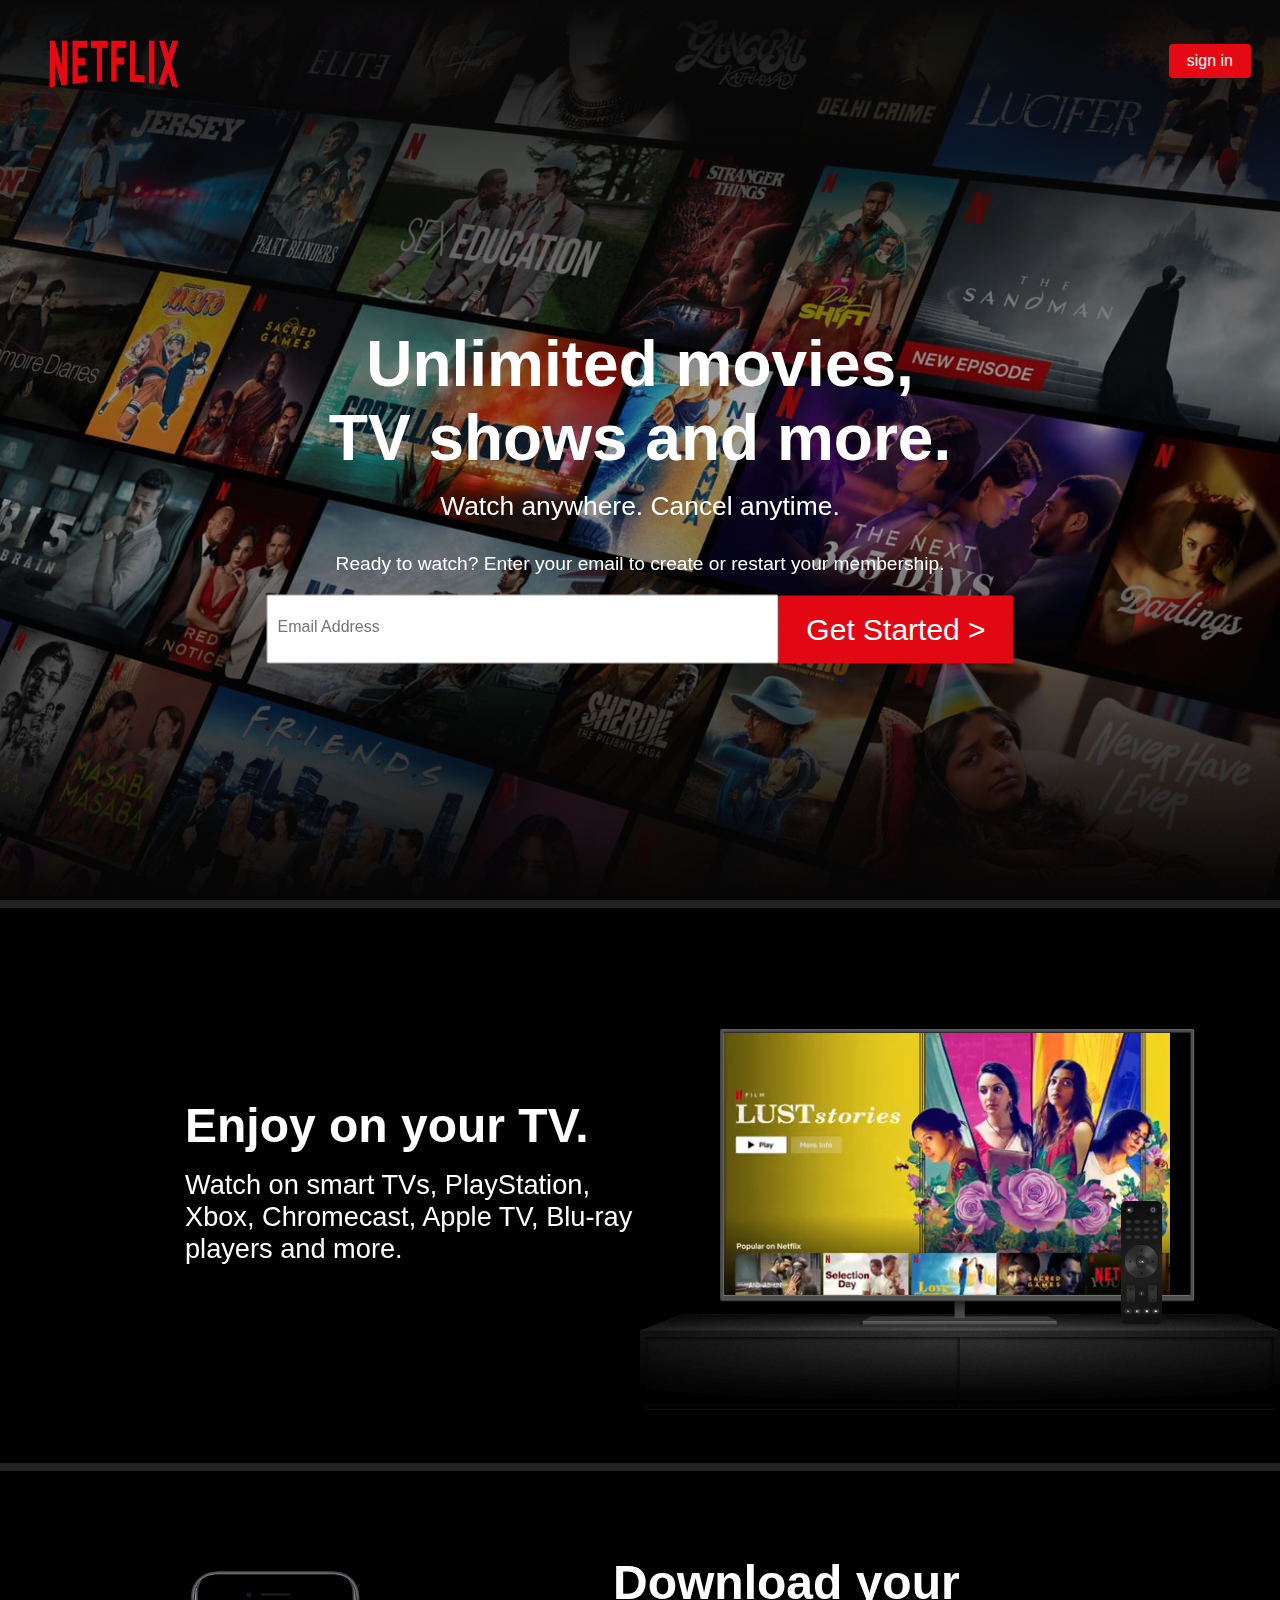
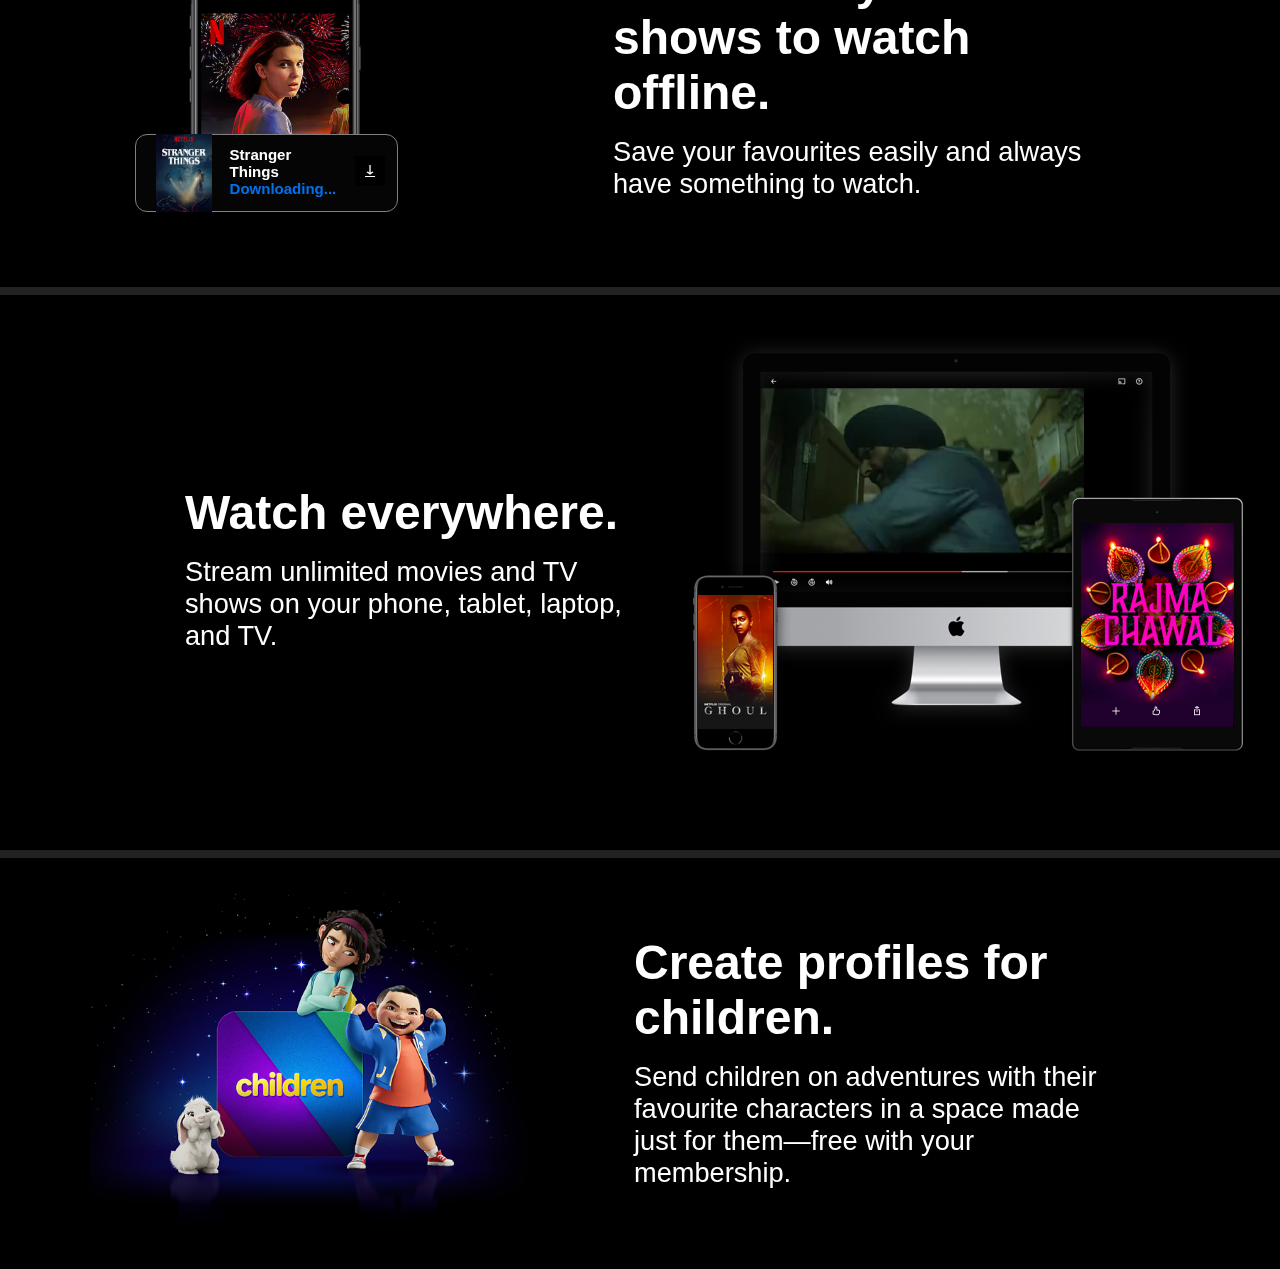
<file: index.html>
<!DOCTYPE html>
<html lang="en">

<head>
    <meta charset="UTF-8">
    <meta http-equiv="X-UA-Compatible" content="IE=edge">
    <meta name="viewport" content="width=device-width, initial-scale=1.0">
    <title>Netflix India – Watch TV Shows Online, Watch Movies Online</title>
    <link rel="stylesheet" href="style.css">
    <link rel="shortcut icon" href="assets/netflixicon.ico" type="image/x-icon">
</head>

<body>
    <section class="container">
        <div class="head">
            <img src="log.png" alt="logo" width="200" height="120">
            <a href="#">sign in</a>
        </div>
    </section>

    <section class="banner">
        <img src="assets/backgroundimage.jpg" alt="background img">
        <div class="box">
            <div class="heading">
                <h1>Unlimited movies, TV shows and more.</h1>
                <h3>Watch anywhere. Cancel anytime.</h3>
                <p>Ready to watch? Enter your email to create or restart your membership.</p>
            </div>

            <div class="Email">
                <input type="text" placeholder="Email Address">
                <a href="moviezone.html">Get Started > </a>
            </div>
        </div>
    </section>

    <section class="style-cards">
        <div class="card-1">
            <div class="desc-1">
                <h1>Enjoy on your TV.</h1>
                <p>Watch on smart TVs, PlayStation, Xbox, Chromecast, Apple TV, Blu-ray
                    players and more.</p>
            </div>

            <img src="assets/tv.png" alt="tv1" />
            <video class="video-1" autoplay="" muted="" loop="">
                <source src="assets/video1.m4v" type="video/mp4" />
            </video>

        </div>

        <div class="card-2">
            <img src="assets/card2img.jpg" alt="">
            <div class="desc-2">
                <h1>Download your shows to watch offline.</h1>
                <p>Save your favourites easily and always have something to watch.</p>
            </div>
            <!-- <img src="assets/card2img.jpg" alt=""> -->

            <div class="downloading">
                <img class="small" src="assets/strangerimg.png" alt="">
                <h1>Stranger Things <span>Downloading...</span></h1>
                <span>
                    <img class="icon" src="assets/download-icon.gif" alt="">
                </span>
            </div>
            



        </div>

        <div class="card-3">
            <div class="desc-3">
                <h1>Watch everywhere.</h1>
                <p>Stream unlimited movies and TV shows on your phone, tablet, laptop, and TV.</p>
            </div>
            <img src="assets/tv2.png" alt="tv2" />
            <video class="video-2" autoplay="" muted="" loop="">
                <source src="assets/video2.m4v" type="video/mp4" />
            </video>

        </div>
        <div class="card-4">
            <img src="assets/card4img.png" alt="">
            <div class="desc-2">
                <h1>Create profiles for children.</h1>
                <p>Send children on adventures with their favourite characters in a space made just for them—free with
                    your membership.</p>
            </div>
        </div>
    </section>

</body>

</html>
</file>
<file: style.css>
/* 5 lec 40min */

* {
    margin: 0;
    padding: 0;
}

body {
    font-family: Arial, Helvetica, sans-serif;
    background-color: black;

}

.container .head {
    /* background-color: aqua; */
    width: 95%;
    display: flex;
    align-items: center;
    justify-content: space-between;
    position: absolute;
    top: 0px;
    left: 25px;
    padding: 1px 10px;
    z-index: 1000;
}


.container .head a {
    background-color:rgb(229,9,20);
    text-decoration: none;
    color: white;
    padding: 8px 18px;
    border-radius: 4px;
}

.container .head img {
    width: 13%;
}

.banner {
    /* background-color: red; */
    width: 100%;
    height: 100vh;
    position: relative;
    display: flex;
    align-items: center;
    justify-content: center;
}

.banner img {
    width: 100%;
    height: 100vh;
    position: absolute;
    top: 0px;
    left: 0px;
    object-fit: cover;
}

.banner .box {
    position: absolute;
    z-index: 1000;
    /* background-color: aqua; */
    top: 55%;
    left: 50%;
    transform: translate(-50%, -50%);
}

.banner .box .heading {
    /* background-color: blue; */
    display: flex;
    flex-direction: column;
    justify-content: center;
    align-items: center;
    text-align: center;
}

.banner .box .heading h1 {
    font-size: 4rem;
    width: 85%;
    /* font-weight: 600; */
    color: white;
    /* letter-spacing: 0.25px; */
}

.banner .box .heading h3 {
    font-size: 1.65em;
    font-weight: 525;
    color: white;
    padding: 1rem 0;
}

.banner .box .heading p {
    font-size: 1.2em;
    font-weight: 500;
    color: white;
    padding: 15px 0;
    padding-bottom: 20px;
}

.banner .box .Email {
    display: flex;
    flex-direction: row;
    justify-content: center;
    align-items: center;
    /* text-decoration: none; */
}

.banner .box .Email input {
    min-width: 500px;
    height: 57px;
    font-size: 16px;
    padding: 10px 10px 0 0;
    outline: none;
    border: 1px solid rgb(176, 160, 160);
    border-radius: 2px;
    align-items: center;
    color: black;

}

.banner .box .Email input::placeholder {
    position: absolute;
    left: 10px;
    top: 22px;
}

.banner .box .Email a {
    text-decoration: none;
    background-color:rgb(226,8,19);
    color: white;
    line-height: 68px;
    min-width: 195px;
    font-size: 1.875rem;
    font-weight: 500;
    padding: 0 20px;
    text-align: center;
    border-radius: 2px;
}

.banner:before {
    position: absolute;
    height: 500px;
    width: 100%;
    content: '';
    background: linear-gradient(to bottom, rgb(10, 9, 9), transparent);
    z-index: 1;
    top: 0px;
    left: 0px;
}

.banner:after {
    position: absolute;
    height: 500px;
    width: 100%;
    content: '';
    background: linear-gradient(to top, rgb(6, 5, 5), transparent);
    right: 0px;
    left: 0px;
    bottom: 0px;
    z-index: 1;
}

.card-1,.card-2,.card-3,.card-4 {
    /* background-color: black; */
    color: white;
    border-top: 8px solid rgb(34, 34, 34);
    padding: 50px;

}

.card-1,.card-3 {
    position: relative;
    display: inline-grid;
    grid-template-columns: 50% 40%;
    align-items: center;
    text-align: left;
    padding: 25px 45px 50px;

}

.desc-1,.desc-3 {
    /* background-color: rgb(225, 106, 217); */
    padding-left: 140px;
}

.style-cards h1 {
    font-size: 3rem;
    padding: 1rem;
    padding-left: 0;

}

.style-cards p {
    font-size: 1.7rem;
    line-height: 2rem;
}

.card-1 video {
    position: relative;
    width: 100%;
    height: 55%;
    grid-column: 2/2;
    grid-row: 1/2;
    margin-left: 57px;
    padding: 0 0 18px 1px;
    z-index: -1;
}

.card-1 img {
    grid-column: 2/2;
    grid-row: 1/2;

}

.card-3 video {
    position: relative;
    width: 69%;
    height: 78%;
    grid-column: 2/2;
    grid-row: 1/2;
    top: -90px;
    left: 116px;
    z-index: -1;
}

.card-3 img {
    grid-column: 2/2;
    grid-row: 1/2;

}

.card-2,.card-4 {
    position: relative;
    display: inline-grid;
    grid-template-columns: 40% 50%;
    align-items: center;
    text-align: left;
    padding: 25px 55px 45px 55px;

}

.desc-2,.card-4 {
    padding-left: 90px;
}



.card-4 img {
    width: 100%;
}

.card-2 .downloading {
    background-color: rgb(5, 5, 5);
    max-width: 55%;
    height: 21%;
    position: relative;
    border: 1px solid grey;
    border-radius: .75em;
    display: flex;
    align-items: center;
    justify-content: space-between;
    left: 17%;
    top: 30%;
    /* bottom: 50vh; */
    grid-row:1/2 ;
    grid-column: 1/2;
    padding: 2px;
}

.card-2 img {
    width: 80%;
    margin: 7%;
    grid-row:1/2 ;
    grid-column: 1/2;
} 
.card-2 .downloading h1{
    /* background-color: beige; */
    font-size: 15px;
   /* padding-left: 14px; */
    padding-top: 13px; 

}
.card-2 .downloading span{
    font-family: Arial, Helvetica, sans-serif;
color:rgb(0,113,235);
}

.card-2 .downloading .small{
width: 56px;
max-width: 100%;
}
.card-2 .downloading .icon{
    width: 70%;
    max-width: 100%;
   /* padding: 0 30px 0 0; */
    }
    
    /* lecture 11 ka   hour  min */
</file>
